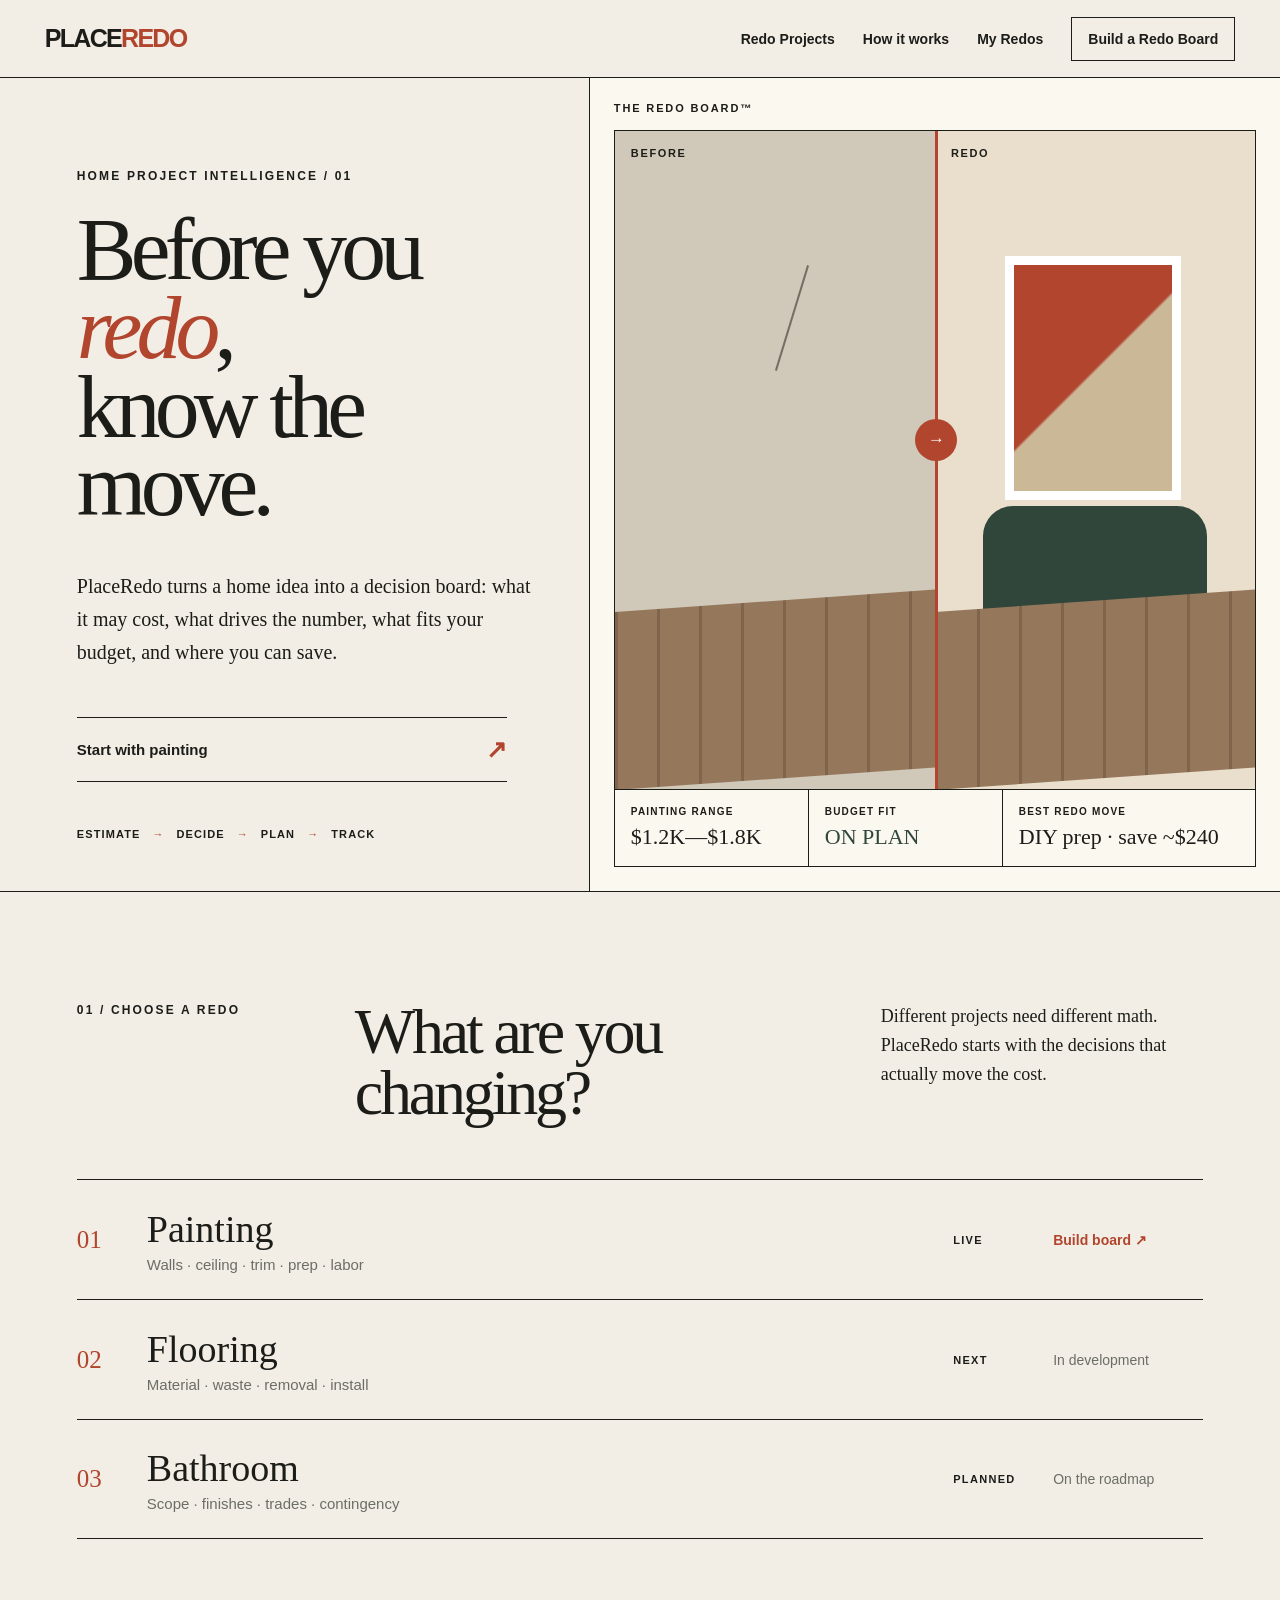
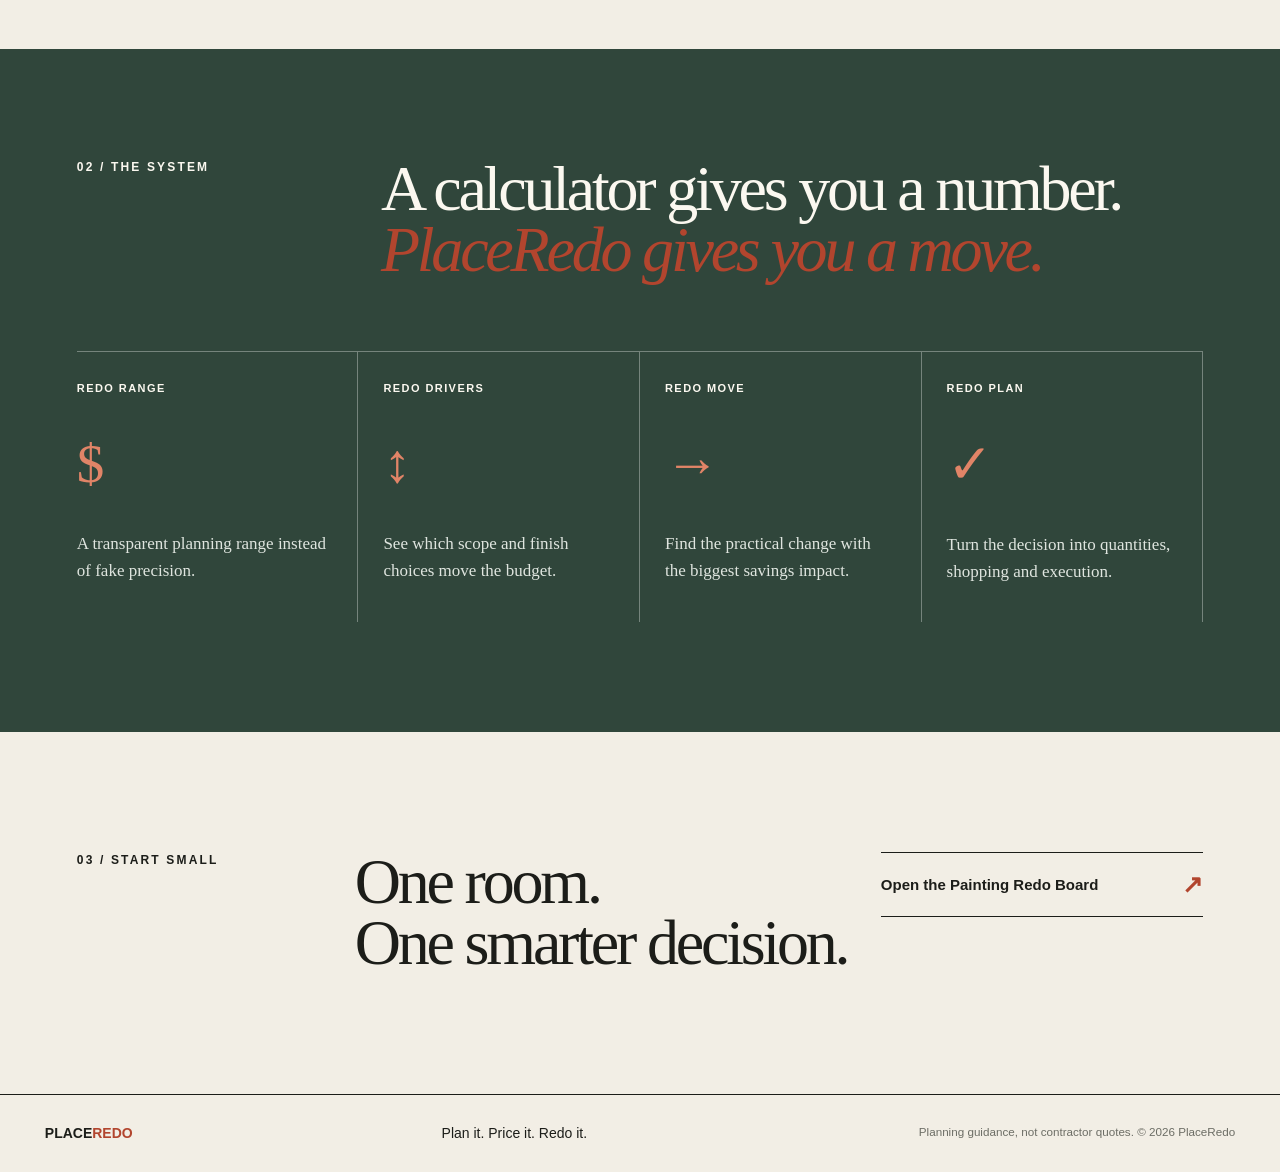
<file: index.html>
<!doctype html><html lang="en"><head><meta charset="utf-8"><meta name="viewport" content="width=device-width,initial-scale=1"><title>PlaceRedo — Know Your Redo Before You Spend</title><meta name="description" content="Turn a home project into a realistic cost range, smarter choices and an actionable Redo Plan."><link rel="canonical" href="https://wiztechid.github.io/PlaceRedo/"><link rel="stylesheet" href="assets/css/style.css"></head><body><header class="nav"><a class="brand" href="./">PLACE<span>REDO</span></a><nav><a href="#projects">Redo Projects</a><a href="#system">How it works</a><a href="my-redos/">My Redos</a><a class="nav-cta" href="painting/">Build a Redo Board</a></nav></header><main>
<section class="v3hero"><div class="hero-copy"><span class="stamp">HOME PROJECT INTELLIGENCE / 01</span><h1>Before you <em>redo</em>,<br>know the move.</h1><p>PlaceRedo turns a home idea into a decision board: what it may cost, what drives the number, what fits your budget, and where you can save.</p><a class="arrow-link" href="painting/">Start with painting <b>↗</b></a><div class="hero-proof"><span>ESTIMATE</span><i>→</i><span>DECIDE</span><i>→</i><span>PLAN</span><i>→</i><span>TRACK</span></div></div>
<div class="redo-demo"><div class="demo-label">THE REDO BOARD™</div><div class="split-room"><div class="half before"><span>BEFORE</span><div class="crack"></div></div><div class="half after"><span>REDO</span><div class="frame"></div><div class="bench"></div></div><div class="redo-line"><b>→</b></div></div><div class="demo-data"><div><small>PAINTING RANGE</small><strong>$1.2K—$1.8K</strong></div><div><small>BUDGET FIT</small><strong class="good">ON PLAN</strong></div><div><small>BEST REDO MOVE</small><strong>DIY prep · save ~$240</strong></div></div></div></section>
<section id="projects" class="project-ledger"><div class="ledger-head"><span>01 / CHOOSE A REDO</span><h2>What are you changing?</h2><p>Different projects need different math. PlaceRedo starts with the decisions that actually move the cost.</p></div><div class="ledger-row live"><b>01</b><div><h3>Painting</h3><p>Walls · ceiling · trim · prep · labor</p></div><span>LIVE</span><a href="painting/">Build board ↗</a></div><div class="ledger-row"><b>02</b><div><h3>Flooring</h3><p>Material · waste · removal · install</p></div><span>NEXT</span><i>In development</i></div><div class="ledger-row"><b>03</b><div><h3>Bathroom</h3><p>Scope · finishes · trades · contingency</p></div><span>PLANNED</span><i>On the roadmap</i></div></section>
<section id="system" class="manifesto"><div class="manifesto-title"><span>02 / THE SYSTEM</span><h2>A calculator gives you a number.<br><em>PlaceRedo gives you a move.</em></h2></div><div class="manifesto-grid"><article><b>REDO RANGE</b><strong>$</strong><p>A transparent planning range instead of fake precision.</p></article><article><b>REDO DRIVERS</b><strong>↕</strong><p>See which scope and finish choices move the budget.</p></article><article><b>REDO MOVE</b><strong>→</strong><p>Find the practical change with the biggest savings impact.</p></article><article><b>REDO PLAN</b><strong>✓</strong><p>Turn the decision into quantities, shopping and execution.</p></article></div></section>
<section class="closing"><span>03 / START SMALL</span><h2>One room.<br>One smarter decision.</h2><a href="painting/">Open the Painting Redo Board <b>↗</b></a></section></main><footer><b>PLACE<span>REDO</span></b><p>Plan it. Price it. Redo it.</p><small>Planning guidance, not contractor quotes. © 2026 PlaceRedo</small></footer></body></html>
</file>
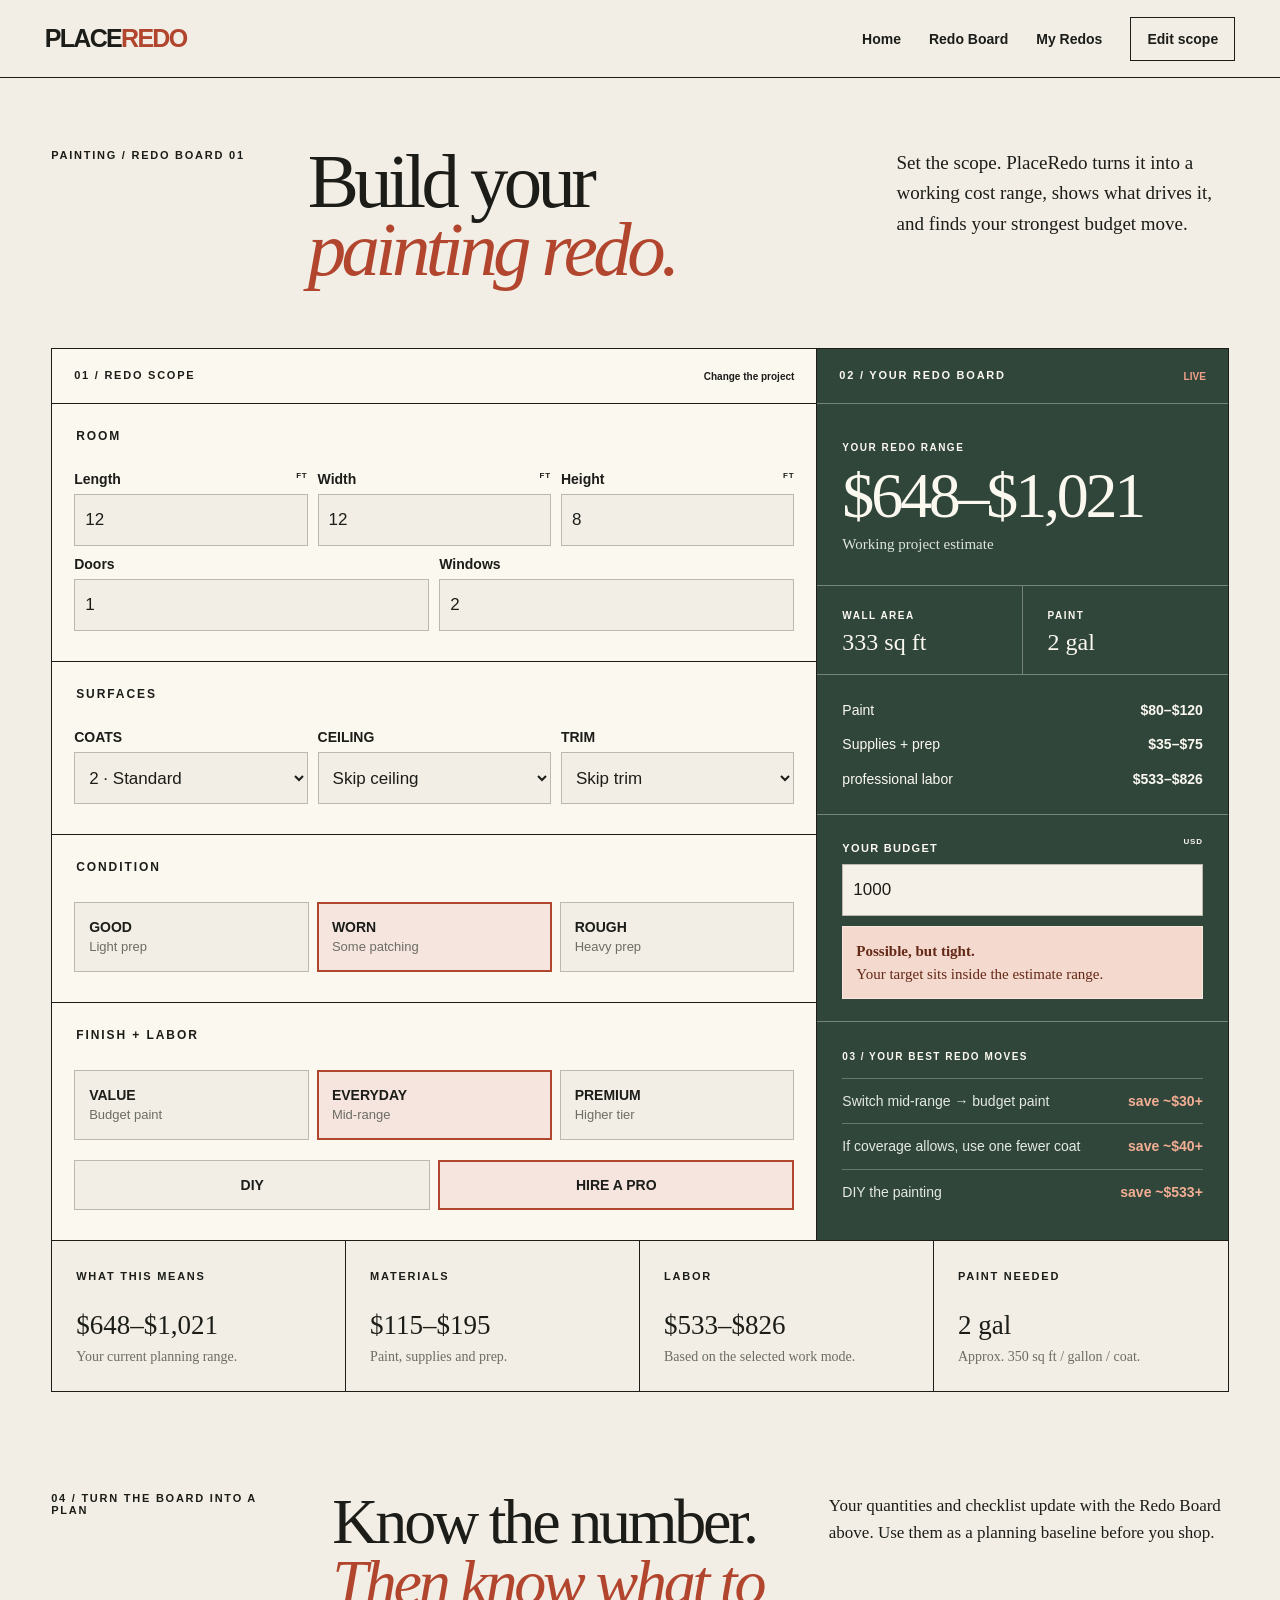
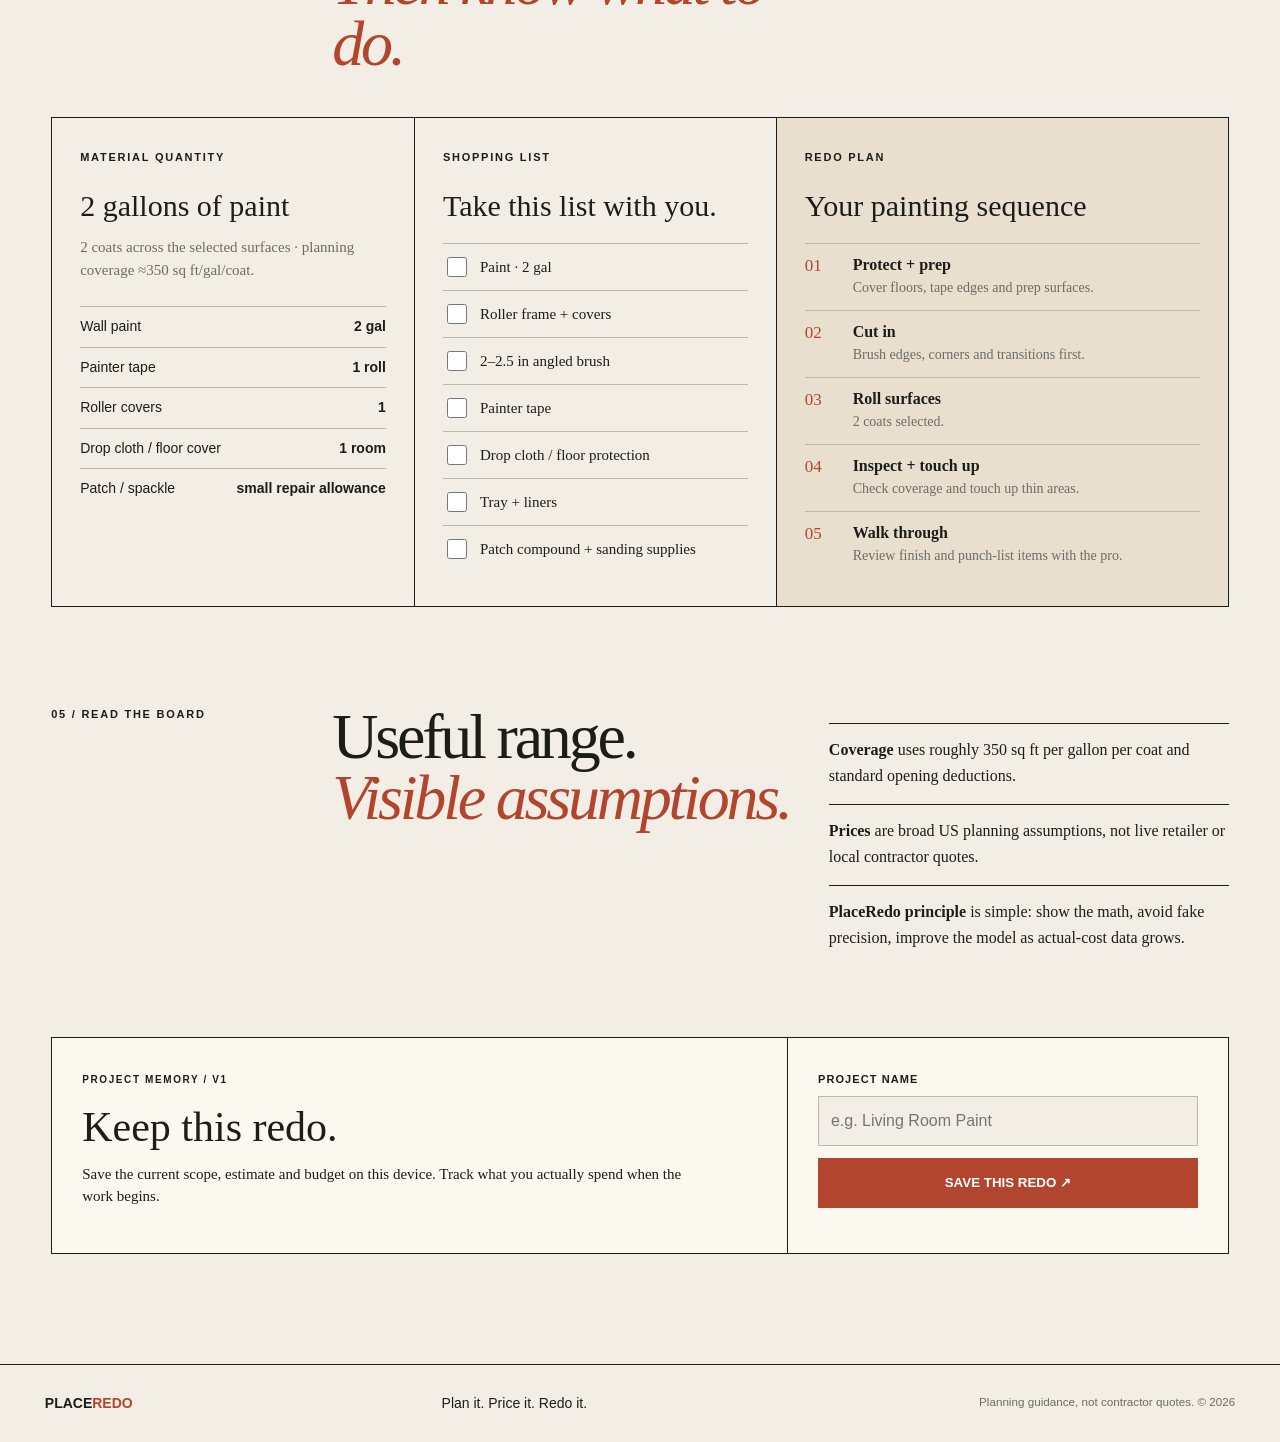
<file: painting/index.html>
<!doctype html><html lang="en"><head><meta charset="utf-8"><meta name="viewport" content="width=device-width,initial-scale=1"><title>Painting Redo Board | PlaceRedo</title><meta name="description" content="Build a painting Redo Board: scope the room, see your cost range, budget fit and best savings move."><link rel="canonical" href="https://wiztechid.github.io/PlaceRedo/painting/"><link rel="stylesheet" href="../assets/css/style.css"><link rel="stylesheet" href="../assets/css/planner.css"></head><body><header class="nav"><a class="brand" href="../">PLACE<span>REDO</span></a><nav><a href="../">Home</a><a href="#board">Redo Board</a><a href="../my-redos/">My Redos</a><a class="nav-cta" href="#scope">Edit scope</a></nav></header><main class="studio"><section class="studio-head"><span>PAINTING / REDO BOARD 01</span><h1>Build your<br><em>painting redo.</em></h1><p>Set the scope. PlaceRedo turns it into a working cost range, shows what drives it, and finds your strongest budget move.</p></section>
<div class="studio-grid"><form id="paintForm" class="scope" aria-label="Painting project scope"><div class="scope-top"><span id="scope">01 / REDO SCOPE</span><b>Change the project</b></div><fieldset><legend>ROOM</legend><div class="field-grid"><label>Length <span>FT</span><input id="length" type="number" min="1" max="200" inputmode="decimal" value="12"></label><label>Width <span>FT</span><input id="width" type="number" min="1" max="200" inputmode="decimal" value="12"></label><label>Height <span>FT</span><input id="height" type="number" min="1" max="30" inputmode="decimal" value="8"></label></div><div class="field-grid two"><label>Doors<input id="doors" type="number" min="0" max="50" inputmode="numeric" value="1"></label><label>Windows<input id="windows" type="number" min="0" max="100" inputmode="numeric" value="2"></label></div></fieldset>
<fieldset><legend>SURFACES</legend><div class="select-grid"><label><span>COATS</span><select id="coats"><option value="1">1 · Refresh</option><option value="2" selected>2 · Standard</option><option value="3">3 · Major change</option></select></label><label><span>CEILING</span><select id="ceiling"><option value="no" selected>Skip ceiling</option><option value="yes">Paint ceiling</option></select></label><label><span>TRIM</span><select id="trim"><option value="no" selected>Skip trim</option><option value="yes">Paint base trim</option></select></label></div></fieldset>
<fieldset><legend>CONDITION</legend><div class="choice-strip"><label><input type="radio" name="prepRadio" value="light"><span><b>GOOD</b><small>Light prep</small></span></label><label><input type="radio" name="prepRadio" value="medium" checked><span><b>WORN</b><small>Some patching</small></span></label><label><input type="radio" name="prepRadio" value="heavy"><span><b>ROUGH</b><small>Heavy prep</small></span></label></div><select id="prep" hidden><option value="light">Good</option><option value="medium" selected>Worn</option><option value="heavy">Rough</option></select></fieldset>
<fieldset><legend>FINISH + LABOR</legend><div class="choice-strip"><label><input type="radio" name="tierRadio" value="budget"><span><b>VALUE</b><small>Budget paint</small></span></label><label><input type="radio" name="tierRadio" value="mid" checked><span><b>EVERYDAY</b><small>Mid-range</small></span></label><label><input type="radio" name="tierRadio" value="premium"><span><b>PREMIUM</b><small>Higher tier</small></span></label></div><select id="tier" hidden><option value="budget">Budget</option><option value="mid" selected>Mid</option><option value="premium">Premium</option></select><div class="labor-toggle"><label><input type="radio" name="laborRadio" value="diy"><span>DIY</span></label><label><input type="radio" name="laborRadio" value="pro" checked><span>HIRE A PRO</span></label></div><select id="labor" hidden><option value="diy">DIY</option><option value="pro" selected>Pro</option></select></fieldset></form>
<aside id="board" class="board" aria-label="Live Redo Board results"><div class="board-head"><span>02 / YOUR REDO BOARD</span><b>LIVE</b></div><div class="board-range"><small>YOUR REDO RANGE</small><strong id="totalRange" aria-live="polite">$—–$—</strong><p>Working project estimate</p></div><div class="board-pair"><div><small>WALL AREA</small><b id="wallArea">—</b></div><div><small>PAINT</small><b id="paintQty">—</b></div></div><div class="cost-lines"><div><span>Paint</span><b id="paintCost">—</b></div><div><span>Supplies + prep</span><b id="supplyCost">—</b></div><div><span id="laborLabel">Professional labor</span><b id="laborBreak">—</b></div></div><div class="budget"><label>YOUR BUDGET <span>USD</span><input id="targetBudget" type="number" min="0" max="1000000" step="50" inputmode="decimal" value="1000"></label><div id="budgetFit" class="fit" aria-live="polite">—</div></div><div class="move"><small>03 / YOUR BEST REDO MOVES</small><div id="savings" class="savings"></div></div></aside></div>
<section class="board-notes"><div><span>WHAT THIS MEANS</span><h2 id="resultTotal">—</h2><p>Your current planning range.</p></div><div><span>MATERIALS</span><h2 id="materials">—</h2><p>Paint, supplies and prep.</p></div><div><span>LABOR</span><h2 id="laborCost">—</h2><p>Based on the selected work mode.</p></div><div><span>PAINT NEEDED</span><h2 id="gallons">—</h2><p id="coverageNote">Approx. 350 sq ft / gallon / coat.</p></div></section>
<section class="action-plan"><div class="action-head"><span>04 / TURN THE BOARD INTO A PLAN</span><h2>Know the number.<br><em>Then know what to do.</em></h2><p>Your quantities and checklist update with the Redo Board above. Use them as a planning baseline before you shop.</p></div><div class="action-grid"><article><span>MATERIAL QUANTITY</span><h3 id="planPaint">—</h3><p id="planPaintNote">Paint quantity based on your selected scope.</p><div class="mini-list" id="materialList"></div></article><article><span>SHOPPING LIST</span><h3>Take this list with you.</h3><div class="check-list" id="shoppingList"></div></article><article class="redo-plan"><span>REDO PLAN</span><h3 id="planTitle">Your painting sequence</h3><div class="plan-steps" id="planSteps"></div></article></div></section><section class="assumptions"><span>05 / READ THE BOARD</span><h2>Useful range.<br><em>Visible assumptions.</em></h2><div><p><b>Coverage</b> uses roughly 350 sq ft per gallon per coat and standard opening deductions.</p><p><b>Prices</b> are broad US planning assumptions, not live retailer or local contractor quotes.</p><p><b>PlaceRedo principle</b> is simple: show the math, avoid fake precision, improve the model as actual-cost data grows.</p></div></section><section class="memory-save"><div><span>PROJECT MEMORY / V1</span><h2>Keep this redo.</h2><p>Save the current scope, estimate and budget on this device. Track what you actually spend when the work begins.</p></div><div class="save-box"><label>PROJECT NAME<input id="projectName" type="text" maxlength="60" placeholder="e.g. Living Room Paint"></label><button id="saveRedo" type="button">SAVE THIS REDO ↗</button><p id="saveStatus" role="status" aria-live="polite"></p></div></section><div id="saveModal" class="save-modal" hidden><div class="save-modal-card" role="dialog" aria-modal="true" aria-labelledby="saveModalTitle"><button class="save-modal-x" id="closeSaveModal" aria-label="Close">×</button><span>PROJECT SAVED</span><h2 id="saveModalTitle">Your Redo is in My Redos.</h2><p id="saveModalText">Your scope, estimate and budget are saved on this device.</p><div><button id="stayHere" type="button">KEEP PLANNING</button><a href="../my-redos/">OPEN MY REDOS →</a></div></div></div></main><footer><b>PLACE<span>REDO</span></b><p>Plan it. Price it. Redo it.</p><small>Planning guidance, not contractor quotes. © 2026</small></footer><script src="../assets/js/painting.js"></script><script>document.querySelectorAll('input[name="prepRadio"]').forEach(x=>x.addEventListener("change",()=>{prep.value=x.value;prep.dispatchEvent(new Event("input"))}));document.querySelectorAll('input[name="tierRadio"]').forEach(x=>x.addEventListener("change",()=>{tier.value=x.value;tier.dispatchEvent(new Event("input"))}));document.querySelectorAll('input[name="laborRadio"]').forEach(x=>x.addEventListener("change",()=>{labor.value=x.value;labor.dispatchEvent(new Event("input"))}));</script></body></html>
</file>
<file: assets/css/style.css>
:root{--ink:#1c1d19;--paper:#f2eee5;--cream:#fbf8f0;--red:#b2452e;--red2:#963822;--sage:#aeb8a3;--green:#30463b;--line:#bdb8ae;--muted:#6c6d65;--serif:Georgia,"Times New Roman",serif;--sans:Arial,Helvetica,sans-serif}*{box-sizing:border-box}html{scroll-behavior:smooth}body{margin:0;background:var(--paper);color:var(--ink);font-family:var(--sans)}a{color:inherit;text-decoration:none}.nav{height:78px;padding:0 3.5vw;display:flex;align-items:center;justify-content:space-between;border-bottom:1px solid var(--ink)}.brand{font-weight:900;letter-spacing:-1.5px;font-size:22px}.brand span,footer span{color:var(--red)}.brand sup{font-size:7px}.nav nav{display:flex;gap:28px;align-items:center;font-size:12px;font-weight:700}.nav-cta{border:1px solid var(--ink);padding:12px 16px}.v3hero{min-height:690px;display:grid;grid-template-columns:46% 54%;border-bottom:1px solid var(--ink)}.hero-copy{padding:7vw 4vw 4vw 6vw;display:flex;flex-direction:column;justify-content:center}.stamp,.ledger-head>span,.manifesto-title>span,.closing>span{font-size:10px;letter-spacing:.18em;font-weight:900}.hero-copy h1{font:500 clamp(56px,7vw,100px)/.88 var(--serif);letter-spacing:-.065em;margin:25px 0}.hero-copy h1 em,.manifesto h2 em{color:var(--red);font-weight:500}.hero-copy p{font:18px/1.6 var(--serif);max-width:540px}.arrow-link,.closing a{display:flex;justify-content:space-between;align-items:center;border-top:1px solid var(--ink);border-bottom:1px solid var(--ink);padding:17px 0;margin-top:28px;font-weight:800;max-width:430px}.arrow-link b,.closing a b{font-size:25px;color:var(--red)}.hero-proof{margin-top:46px;display:flex;gap:12px;align-items:center;font-size:9px;font-weight:900;letter-spacing:.1em}.hero-proof i{color:var(--red);font-style:normal}.redo-demo{background:var(--cream);border-left:1px solid var(--ink);padding:24px;display:grid;grid-template-rows:auto 1fr auto}.demo-label{font-size:10px;font-weight:900;letter-spacing:.17em;padding-bottom:16px}.split-room{position:relative;display:grid;grid-template-columns:1fr 1fr;min-height:440px;border:1px solid var(--ink);overflow:hidden}.half{position:relative;padding:16px;font-size:9px;font-weight:900;letter-spacing:.15em}.before{background:#d0c8b9}.after{background:#e9dfcc}.before:after,.after:after{content:"";position:absolute;left:0;right:0;bottom:0;height:27%;background:repeating-linear-gradient(90deg,#80654c 0 3px,#95785c 3px 42px);transform:skewY(-4deg);transform-origin:left}.crack{position:absolute;left:55%;top:20%;width:2px;height:110px;background:#746e64;transform:rotate(17deg)}.frame{position:absolute;left:22%;top:19%;width:55%;height:37%;border:9px solid #fff;background:linear-gradient(135deg,var(--red) 0 48%,#cbb897 49%)}.bench{position:absolute;left:15%;bottom:25%;width:70%;height:18%;background:var(--green);border-radius:30px 30px 4px 4px}.redo-line{position:absolute;top:0;bottom:0;left:50%;width:3px;background:var(--red);z-index:5}.redo-line b{position:absolute;top:47%;left:50%;transform:translate(-50%,-50%);background:var(--red);color:white;width:42px;height:42px;border-radius:50%;display:grid;place-items:center}.demo-data{display:grid;grid-template-columns:1fr 1fr 1.3fr;border:1px solid var(--ink);border-top:0}.demo-data div{padding:16px;border-right:1px solid var(--ink)}.demo-data div:last-child{border:0}.demo-data small{display:block;font-size:8px;font-weight:900;letter-spacing:.12em;margin-bottom:7px}.demo-data strong{font:500 20px var(--serif)}.demo-data .good{color:var(--green)}.project-ledger,.manifesto{padding:110px 6vw}.ledger-head{display:grid;grid-template-columns:1fr 2fr 1.3fr;gap:30px;align-items:start;margin-bottom:55px}.ledger-head h2,.manifesto h2,.closing h2{font:500 clamp(42px,5vw,70px)/.95 var(--serif);letter-spacing:-.05em;margin:0}.ledger-head p{font:16px/1.5 var(--serif);margin:0}.ledger-row{display:grid;grid-template-columns:70px 1fr 100px 150px;align-items:center;border-top:1px solid var(--ink);min-height:120px}.ledger-row:last-child{border-bottom:1px solid var(--ink)}.ledger-row>b{font:500 25px var(--serif);color:var(--red)}.ledger-row h3{font:500 38px var(--serif);margin:0}.ledger-row p{color:var(--muted);margin:5px 0 0}.ledger-row>span{font-size:9px;font-weight:900;letter-spacing:.12em}.ledger-row>a{font-weight:800;color:var(--red)}.ledger-row>i{font-size:12px;color:var(--muted)}.manifesto{background:var(--green);color:var(--cream)}.manifesto-title{display:grid;grid-template-columns:1fr 3fr;gap:30px}.manifesto-grid{display:grid;grid-template-columns:repeat(4,1fr);margin-top:70px;border-top:1px solid #ffffff55}.manifesto-grid article{padding:25px 25px 20px 0;border-right:1px solid #ffffff55}.manifesto-grid article+article{padding-left:25px}.manifesto-grid b{font-size:9px;letter-spacing:.13em}.manifesto-grid strong{display:block;font:500 55px var(--serif);color:#e18467;margin:35px 0}.manifesto-grid p{font:15px/1.5 var(--serif);color:#dfe5df}.closing{padding:120px 6vw;display:grid;grid-template-columns:1fr 2fr 1.3fr;gap:30px;align-items:start}.closing a{margin:0}footer{border-top:1px solid var(--ink);padding:28px 3.5vw;display:grid;grid-template-columns:1fr 1fr 1fr;font-size:12px}footer p,footer small{margin:0}footer small{text-align:right;color:var(--muted)}@media(max-width:850px){.v3hero{grid-template-columns:1fr}.redo-demo{border-left:0;border-top:1px solid var(--ink)}.ledger-head,.manifesto-title,.closing{grid-template-columns:1fr}.manifesto-grid{grid-template-columns:1fr 1fr}.ledger-row{grid-template-columns:50px 1fr 80px}.ledger-row>a,.ledger-row>i{grid-column:2;margin-bottom:20px}.nav nav a:not(.nav-cta){display:none}}@media(max-width:540px){.nav{padding:0 18px}.nav-cta{padding:10px}.v3hero{min-height:0}.hero-copy{padding:60px 22px}.hero-copy h1{font-size:57px}.hero-proof{flex-wrap:wrap}.redo-demo{padding:14px}.split-room{min-height:330px}.demo-data{grid-template-columns:1fr}.demo-data div{border-right:0;border-bottom:1px solid var(--ink)}.project-ledger,.manifesto,.closing{padding:75px 22px}.ledger-row{grid-template-columns:42px 1fr 65px}.ledger-row h3{font-size:29px}.ledger-row p{font-size:12px}.manifesto-grid{grid-template-columns:1fr}.manifesto-grid article{border-right:0;border-bottom:1px solid #ffffff55;padding-left:0!important}footer{grid-template-columns:1fr;gap:8px;padding:24px 18px}footer small{text-align:left}}
/* v3.1 production polish */
.brand{font-size:25px;letter-spacing:-1.7px}.stamp,.ledger-head>span,.manifesto-title>span,.closing>span{font-size:11px;line-height:1.45}.hero-copy p{font-size:19px}.arrow-link{min-height:54px}.ledger-head p,.manifesto-grid p{font-size:16px}.ledger-row>span{font-size:10px}.ledger-row>i{font-style:normal}.demo-data small{font-size:9px}.demo-data strong{font-size:22px}@media(max-width:850px){.hero-copy{padding-top:64px;padding-bottom:58px}.ledger-head{gap:14px}.project-ledger,.manifesto{padding-top:85px;padding-bottom:85px}}@media(max-width:540px){.brand{font-size:21px}.nav{height:68px}.nav-cta{font-size:11px}.hero-copy p{font-size:17px}.stamp,.ledger-head>span,.manifesto-title>span,.closing>span{font-size:10px}.hero-copy h1{font-size:55px}.demo-data small{font-size:9px}.project-ledger,.manifesto,.closing{padding-top:64px;padding-bottom:64px}.ledger-head p{font-size:15px}.ledger-row{min-height:105px}.manifesto-grid p{font-size:15px}.closing a{min-height:54px}}
/* v3.2 readability pass — homeowner 30–59 */
body{font-size:17px}.nav nav{font-size:14px}.stamp,.ledger-head>span,.manifesto-title>span,.closing>span{font-size:12px}.hero-copy p{font-size:20px;line-height:1.65}.arrow-link,.closing a{font-size:15px}.hero-proof{font-size:11px}.demo-label{font-size:11px}.half{font-size:11px}.demo-data small{font-size:10px}.ledger-head p{font-size:18px;line-height:1.6}.ledger-row p{font-size:15px}.ledger-row>span{font-size:11px}.ledger-row>a,.ledger-row>i{font-size:14px}.manifesto-grid b{font-size:11px}.manifesto-grid p{font-size:17px;line-height:1.6}footer{font-size:14px;line-height:1.5}@media(max-width:850px){.nav nav{font-size:13px}}@media(max-width:540px){body{font-size:16px}.hero-copy p{font-size:18px}.stamp,.ledger-head>span,.manifesto-title>span,.closing>span{font-size:11px}.hero-proof{font-size:10px}.ledger-head p{font-size:17px}.ledger-row p{font-size:14px}.manifesto-grid p{font-size:16px}footer{font-size:13px}}
/* final regression hardening */
.nav nav a{min-height:44px;display:inline-flex;align-items:center}.ledger-row>a{padding:14px 0;min-height:44px}.demo-data strong,.ledger-row,.manifesto-grid article,.closing,.board-range strong{overflow-wrap:anywhere}@media(max-width:540px){.nav-cta{min-height:44px}}
</file>
<file: assets/css/planner.css>
.studio{max-width:1320px;margin:auto;padding:70px 4vw 110px}.studio-head{display:grid;grid-template-columns:.8fr 2fr 1.2fr;gap:35px;align-items:start;margin-bottom:65px}.studio-head>span,.scope-top span,.board-head span,.move>small,.board-notes span,.assumptions>span{font-size:9px;font-weight:900;letter-spacing:.16em}.studio-head h1{font:500 clamp(54px,6vw,86px)/.88 var(--serif);letter-spacing:-.06em;margin:0}.studio-head h1 em,.assumptions h2 em{color:var(--red);font-weight:500}.studio-head p{font:17px/1.55 var(--serif);margin:0}.studio-grid{display:grid;grid-template-columns:1.3fr .7fr;border:1px solid var(--ink)}.scope{background:var(--cream)}.scope-top,.board-head{height:55px;padding:0 22px;display:flex;align-items:center;justify-content:space-between;border-bottom:1px solid var(--ink)}.scope-top b,.board-head b{font-size:10px}.scope fieldset{border:0;border-bottom:1px solid var(--ink);padding:28px 22px 30px;margin:0}.scope fieldset:last-child{border-bottom:0}.scope legend{font-size:9px;font-weight:900;letter-spacing:.16em;padding-top:25px}.field-grid{display:grid;grid-template-columns:repeat(3,1fr);gap:10px}.field-grid.two{grid-template-columns:1fr 1fr;margin-top:10px}.scope label{font-size:11px;font-weight:800}.scope label>span{display:block}.scope input[type=number],.scope select,.budget input{width:100%;min-height:48px;margin-top:7px;border:1px solid var(--line);border-radius:0;background:var(--paper);padding:10px;font:16px var(--sans);color:var(--ink)}.field-grid label>span,.budget label>span{float:right;font-size:8px;letter-spacing:.1em}.select-grid{display:grid;grid-template-columns:repeat(3,1fr);gap:10px}.choice-strip{display:grid;grid-template-columns:repeat(3,1fr);gap:8px}.choice-strip label,.labor-toggle label{cursor:pointer}.choice-strip input,.labor-toggle input{position:absolute;opacity:0}.choice-strip label>span,.labor-toggle label>span{min-height:70px;border:1px solid var(--line);padding:14px;display:flex;flex-direction:column;justify-content:center;background:var(--paper)}.choice-strip input:checked+span,.labor-toggle input:checked+span{border:2px solid var(--red);background:#f5e5de;padding:13px}.choice-strip small{font-weight:400;color:var(--muted);margin-top:3px}.labor-toggle{display:grid;grid-template-columns:1fr 1fr;gap:8px;margin-top:20px}.labor-toggle label>span{min-height:50px;align-items:center}.board{background:var(--green);color:var(--cream);border-left:1px solid var(--ink);position:relative}.board-head{border-color:#ffffff55}.board-head b{color:#f1a088}.board-range{padding:32px 25px;border-bottom:1px solid #ffffff55}.board-range small,.board-pair small,.move small{font-size:8px;letter-spacing:.15em;font-weight:900}.board-range strong{display:block;font:500 clamp(43px,5vw,65px)/1 var(--serif);letter-spacing:-.05em;margin:8px 0}.board-range p{font:14px var(--serif);color:#dce3de;margin:0}.board-pair{display:grid;grid-template-columns:1fr 1fr;border-bottom:1px solid #ffffff55}.board-pair div{padding:18px 25px}.board-pair div:first-child{border-right:1px solid #ffffff55}.board-pair b{display:block;font:500 24px var(--serif);margin-top:5px}.cost-lines{padding:18px 25px;border-bottom:1px solid #ffffff55}.cost-lines div{display:flex;justify-content:space-between;gap:20px;padding:7px 0;font-size:12px}.budget{padding:22px 25px;border-bottom:1px solid #ffffff55}.budget label{font-size:9px;font-weight:900;letter-spacing:.12em}.budget input{background:#f6f1e8}.fit{margin-top:10px;padding:13px;border:1px solid #ffffff55;font:13px/1.4 var(--serif)}.fit.good{background:#dce8d7;color:var(--green)}.fit.tight{background:#f4d9cf;color:#642817}.move{padding:23px 25px}.savings{margin-top:13px}.saving{display:grid;grid-template-columns:1fr auto;gap:12px;padding:12px 0;border-top:1px solid #ffffff44;font-size:12px}.saving span{color:#e4e9e5}.saving b{color:#f3ae94}.board-notes{display:grid;grid-template-columns:repeat(4,1fr);border:1px solid var(--ink);border-top:0}.board-notes>div{padding:24px;border-right:1px solid var(--ink)}.board-notes>div:last-child{border:0}.board-notes h2{font:500 27px var(--serif);margin:25px 0 5px}.board-notes p{font:12px/1.4 var(--serif);color:var(--muted);margin:0}.assumptions{display:grid;grid-template-columns:.8fr 1.5fr 1.3fr;gap:35px;padding:100px 0 0}.assumptions h2{font:500 clamp(42px,5vw,68px)/.95 var(--serif);letter-spacing:-.05em;margin:0}.assumptions p{font:15px/1.55 var(--serif);border-top:1px solid var(--ink);padding-top:13px}.scope input:focus-visible,.scope select:focus-visible,.budget input:focus-visible{outline:3px solid var(--red);outline-offset:2px}@media(max-width:900px){.studio-head,.assumptions{grid-template-columns:1fr}.studio-grid{grid-template-columns:1fr}.board{border-left:0;border-top:1px solid var(--ink)}.board-notes{grid-template-columns:1fr 1fr}}@media(max-width:560px){.studio{padding:50px 14px 75px}.studio-head h1{font-size:58px}.field-grid,.select-grid{grid-template-columns:1fr}.field-grid.two{grid-template-columns:1fr 1fr}.choice-strip{grid-template-columns:1fr}.choice-strip label>span{min-height:56px}.board-notes{grid-template-columns:1fr}.board-notes>div{border-right:0;border-bottom:1px solid var(--ink)}.scope fieldset{padding-left:16px;padding-right:16px}.board-range,.cost-lines,.budget,.move{padding-left:18px;padding-right:18px}}
/* v3.1 production polish */
.studio-head>span,.scope-top span,.board-head span,.move>small,.board-notes span,.assumptions>span{font-size:10px;line-height:1.4}.studio-head p{font-size:18px}.scope label{font-size:12px}.scope legend{font-size:10px}.choice-strip small{font-size:12px}.board-range small,.board-pair small,.move small{font-size:9px}.cost-lines div{font-size:13px}.budget label{font-size:10px}.saving{font-size:13px}.board-notes p{font-size:13px}.board-range strong{font-size:clamp(46px,5vw,68px)}@media(max-width:900px){.studio{padding-top:58px}.studio-head{gap:18px;margin-bottom:42px}.board-range{padding-top:28px;padding-bottom:28px}}@media(max-width:560px){.studio-head>span,.scope-top span,.board-head span,.move>small,.board-notes span,.assumptions>span{font-size:9px}.studio-head p{font-size:16px}.studio-head h1{font-size:54px}.scope-top,.board-head{height:auto;min-height:54px}.scope label{font-size:12px}.choice-strip label>span{padding:13px}.choice-strip input:checked+span{padding:12px}.board-range strong{font-size:45px}.board-range p{font-size:14px}.cost-lines div{font-size:13px;padding:9px 0}.fit{font-size:14px}.saving{font-size:13px}.board-notes h2{font-size:30px}.board-notes p{font-size:13px}.assumptions p{font-size:15px}}\n.choice-strip input:focus-visible+span,.labor-toggle input:focus-visible+span{outline:3px solid var(--red);outline-offset:3px}.choice-strip label>span,.labor-toggle label>span{transition:border-color .15s ease,background .15s ease}@media(prefers-reduced-motion:reduce){*{scroll-behavior:auto!important;transition:none!important}}
.action-plan{padding:100px 0 0}.action-head{display:grid;grid-template-columns:.8fr 1.5fr 1.3fr;gap:35px;align-items:start;margin-bottom:42px}.action-head>span,.action-grid article>span{font-size:10px;font-weight:900;letter-spacing:.16em}.action-head h2{font:500 clamp(42px,5vw,68px)/.95 var(--serif);letter-spacing:-.05em;margin:0}.action-head h2 em{color:var(--red);font-weight:500}.action-head p{font:16px/1.55 var(--serif);margin:0}.action-grid{display:grid;grid-template-columns:1fr 1fr 1.25fr;border:1px solid var(--ink)}.action-grid article{padding:28px;min-width:0}.action-grid article+article{border-left:1px solid var(--ink)}.action-grid h3{font:500 28px/1.05 var(--serif);margin:24px 0 8px}.action-grid p{font:13px/1.5 var(--serif);color:var(--muted)}.mini-list{margin-top:25px}.mini-list div{display:flex;justify-content:space-between;gap:16px;padding:10px 0;border-top:1px solid var(--line);font-size:12px}.check-list{margin-top:22px}.check-list label{display:flex;align-items:center;gap:10px;padding:10px 0;border-top:1px solid var(--line);font:13px var(--serif);cursor:pointer}.check-list input{width:18px;height:18px;accent-color:var(--red)}.redo-plan{background:#e8dfcf}.plan-steps{margin-top:22px}.plan-steps>div{display:grid;grid-template-columns:36px 1fr;gap:12px;padding:12px 0;border-top:1px solid var(--line)}.plan-steps>div>b{color:var(--red);font:500 17px var(--serif)}.plan-steps strong,.plan-steps small{display:block}.plan-steps strong{font:600 14px var(--serif)}.plan-steps small{font:12px/1.4 var(--serif);color:var(--muted);margin-top:3px}@media(max-width:900px){.action-head{grid-template-columns:1fr;gap:18px}.action-grid{grid-template-columns:1fr 1fr}.action-grid article:nth-child(3){grid-column:1/-1;border-left:0;border-top:1px solid var(--ink)}}@media(max-width:560px){.action-plan{padding-top:70px}.action-grid{grid-template-columns:1fr}.action-grid article+article{border-left:0;border-top:1px solid var(--ink)}.action-grid article:nth-child(3){grid-column:auto}.action-grid article{padding:22px}.action-head>span,.action-grid article>span{font-size:9px}.action-head p{font-size:15px}}
/* v3.2 readability pass — minimum useful text sizes */
.studio-head>span,.scope-top span,.board-head span,.move>small,.board-notes span,.assumptions>span,.action-head>span,.action-grid article>span{font-size:11px}.studio-head p{font-size:19px;line-height:1.6}.scope label{font-size:14px}.scope legend{font-size:12px}.scope input[type=number],.scope select,.budget input{font-size:17px;min-height:52px}.choice-strip label>span,.labor-toggle label>span{font-size:14px}.choice-strip small{font-size:13px;line-height:1.4}.board-range small,.board-pair small,.move small{font-size:10px}.board-range p{font-size:15px}.cost-lines div{font-size:14px;line-height:1.45}.budget label{font-size:11px}.fit{font-size:15px;line-height:1.5}.saving{font-size:14px;line-height:1.45}.board-notes p{font-size:14px;line-height:1.5}.action-head p{font-size:17px;line-height:1.6}.action-grid h3{font-size:30px}.action-grid p{font-size:15px}.mini-list div{font-size:14px;line-height:1.4}.check-list label{font-size:15px;line-height:1.4;min-height:44px}.check-list input{width:20px;height:20px;flex:0 0 auto}.plan-steps strong{font-size:16px}.plan-steps small{font-size:14px;line-height:1.5}.assumptions p{font-size:16px;line-height:1.6}@media(max-width:560px){.studio-head>span,.scope-top span,.board-head span,.move>small,.board-notes span,.assumptions>span,.action-head>span,.action-grid article>span{font-size:10px}.studio-head p{font-size:17px}.scope label{font-size:14px}.scope legend{font-size:11px}.choice-strip small{font-size:13px}.board-range small,.board-pair small,.move small{font-size:10px}.cost-lines div,.saving{font-size:14px}.board-notes p{font-size:14px}.action-head p{font-size:16px}.mini-list div{font-size:14px}.check-list label{font-size:15px}.plan-steps strong{font-size:16px}.plan-steps small{font-size:14px}.assumptions p{font-size:16px}}
/* final regression hardening */
.board-range strong,.cost-lines b,.board-notes h2,.mini-list b,.plan-steps span{min-width:0;overflow-wrap:anywhere}.choice-strip label,.labor-toggle label,.check-list label{min-height:44px}.scope input[type=number],.scope select,.budget input{max-width:100%}@media(max-width:360px){.board-pair{grid-template-columns:1fr}.board-pair div:first-child{border-right:0;border-bottom:1px solid #ffffff55}.field-grid.two{grid-template-columns:1fr}.labor-toggle{grid-template-columns:1fr}}
.memory-save{margin-top:70px;border:1px solid var(--ink);display:grid;grid-template-columns:1.25fr .75fr;background:var(--cream)}.memory-save>div{padding:30px}.memory-save>div+div{border-left:1px solid var(--ink)}.memory-save span{font-size:10px;font-weight:900;letter-spacing:.16em}.memory-save h2{font:500 42px/1 var(--serif);margin:18px 0 10px}.memory-save p{font:15px/1.5 var(--serif);max-width:600px}.save-box label{font-size:11px;font-weight:900;letter-spacing:.1em}.save-box input{width:100%;min-height:50px;border:1px solid var(--line);background:var(--paper);padding:12px;margin:8px 0 12px;font-size:16px}.save-box button{width:100%;min-height:50px;border:0;background:var(--red);color:white;font-weight:900;cursor:pointer}.save-box button:focus-visible,.save-box input:focus-visible{outline:3px solid var(--ink);outline-offset:3px}.save-box #saveStatus{font-size:13px;margin:10px 0 0}.save-box #saveStatus a{text-decoration:underline}@media(max-width:700px){.memory-save{grid-template-columns:1fr}.memory-save>div+div{border-left:0;border-top:1px solid var(--ink)}}
/* Project Memory bottom placement + save confirmation */
.memory-save{margin-top:70px}.save-modal[hidden]{display:none}.save-modal{position:fixed;inset:0;z-index:1000;background:#1f2822cc;display:grid;place-items:center;padding:22px}.save-modal-card{position:relative;width:min(560px,100%);background:var(--cream);border:1px solid var(--ink);padding:42px}.save-modal-card>span{font-size:10px;font-weight:900;letter-spacing:.16em;color:var(--red)}.save-modal-card h2{font:500 42px/.98 var(--serif);letter-spacing:-.04em;margin:14px 0}.save-modal-card p{font:17px/1.55 var(--serif);color:var(--muted)}.save-modal-card>div{display:grid;grid-template-columns:1fr 1fr;gap:8px;margin-top:28px}.save-modal-card button,.save-modal-card a{min-height:50px;border:1px solid var(--ink);background:transparent;color:var(--ink);display:flex;align-items:center;justify-content:center;font:900 11px var(--sans);letter-spacing:.05em;text-decoration:none}.save-modal-card a{background:var(--red);border-color:var(--red);color:white}.save-modal-x{position:absolute!important;right:12px;top:10px!important;border:0!important;min-height:36px!important;width:36px;font-size:24px!important}.modal-open{overflow:hidden}@media(max-width:520px){.save-modal-card{padding:34px 24px}.save-modal-card h2{font-size:35px}.save-modal-card>div{grid-template-columns:1fr}}
</file>
